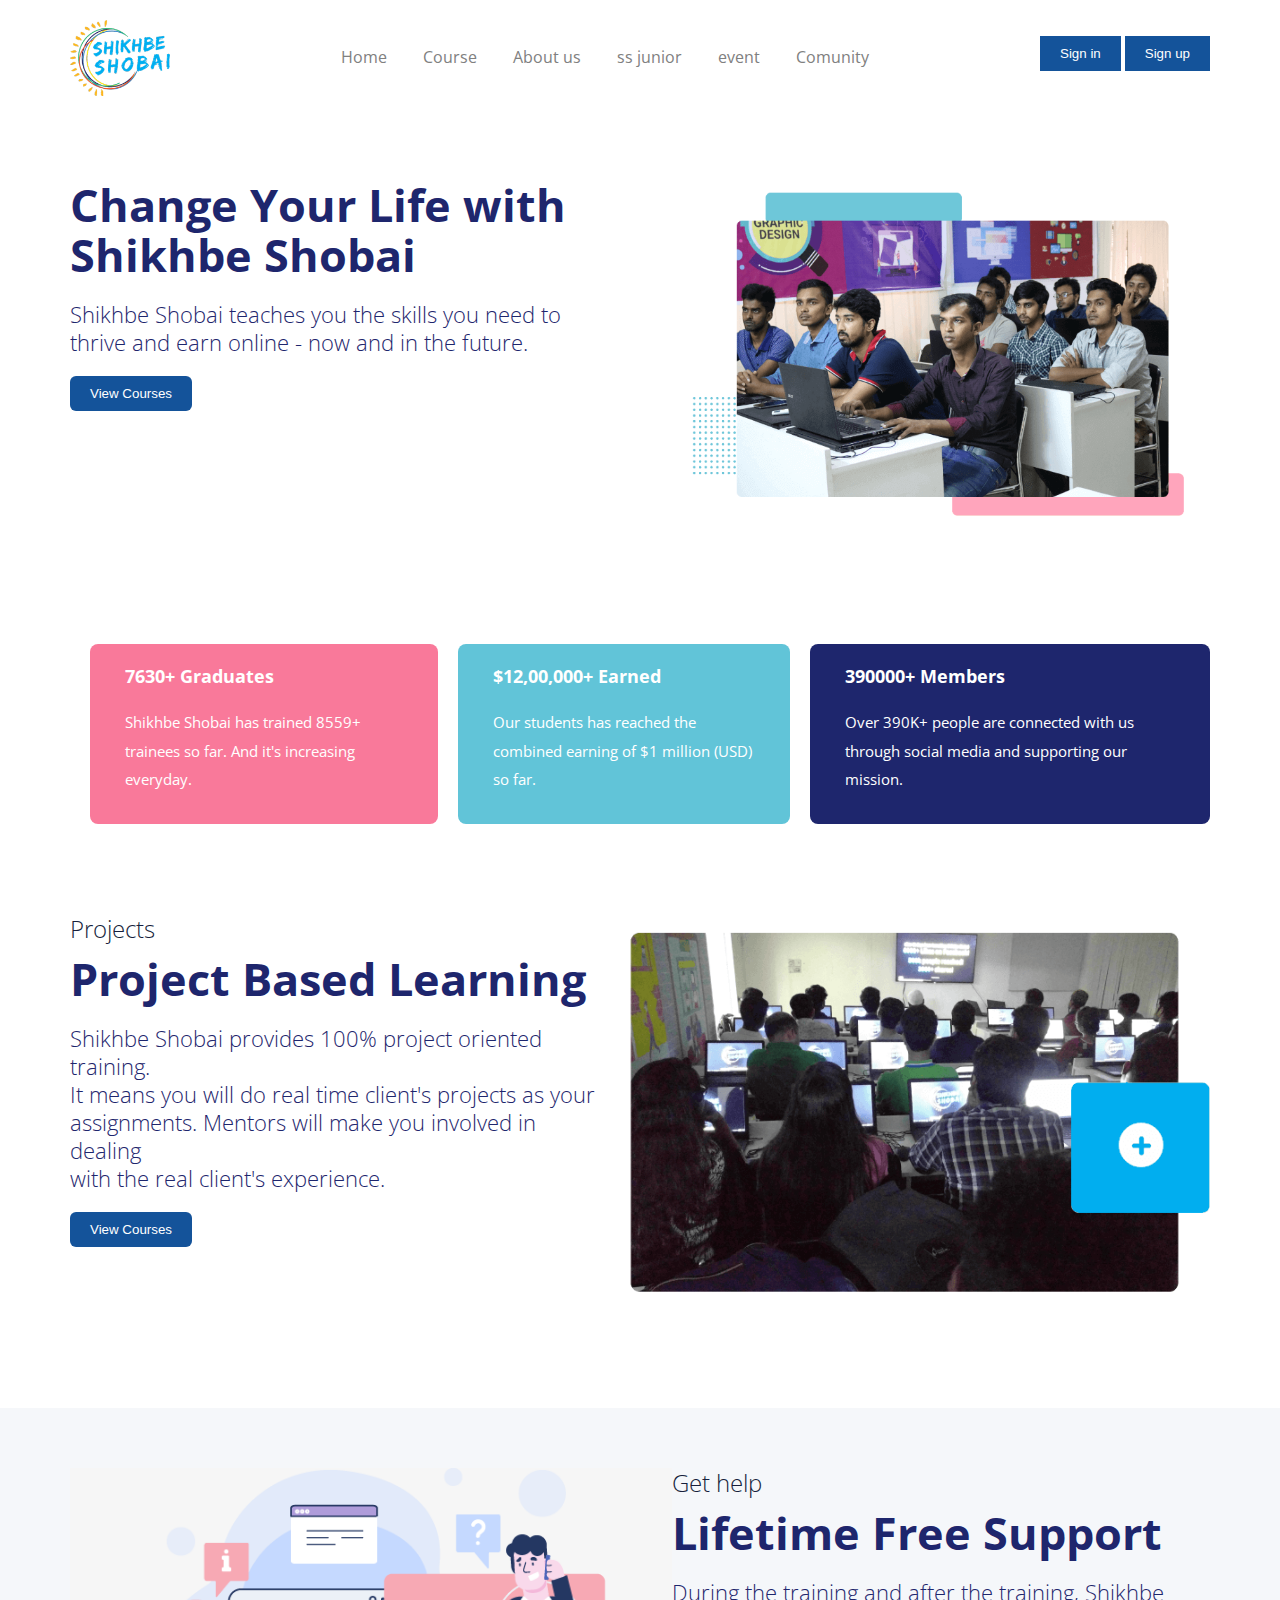
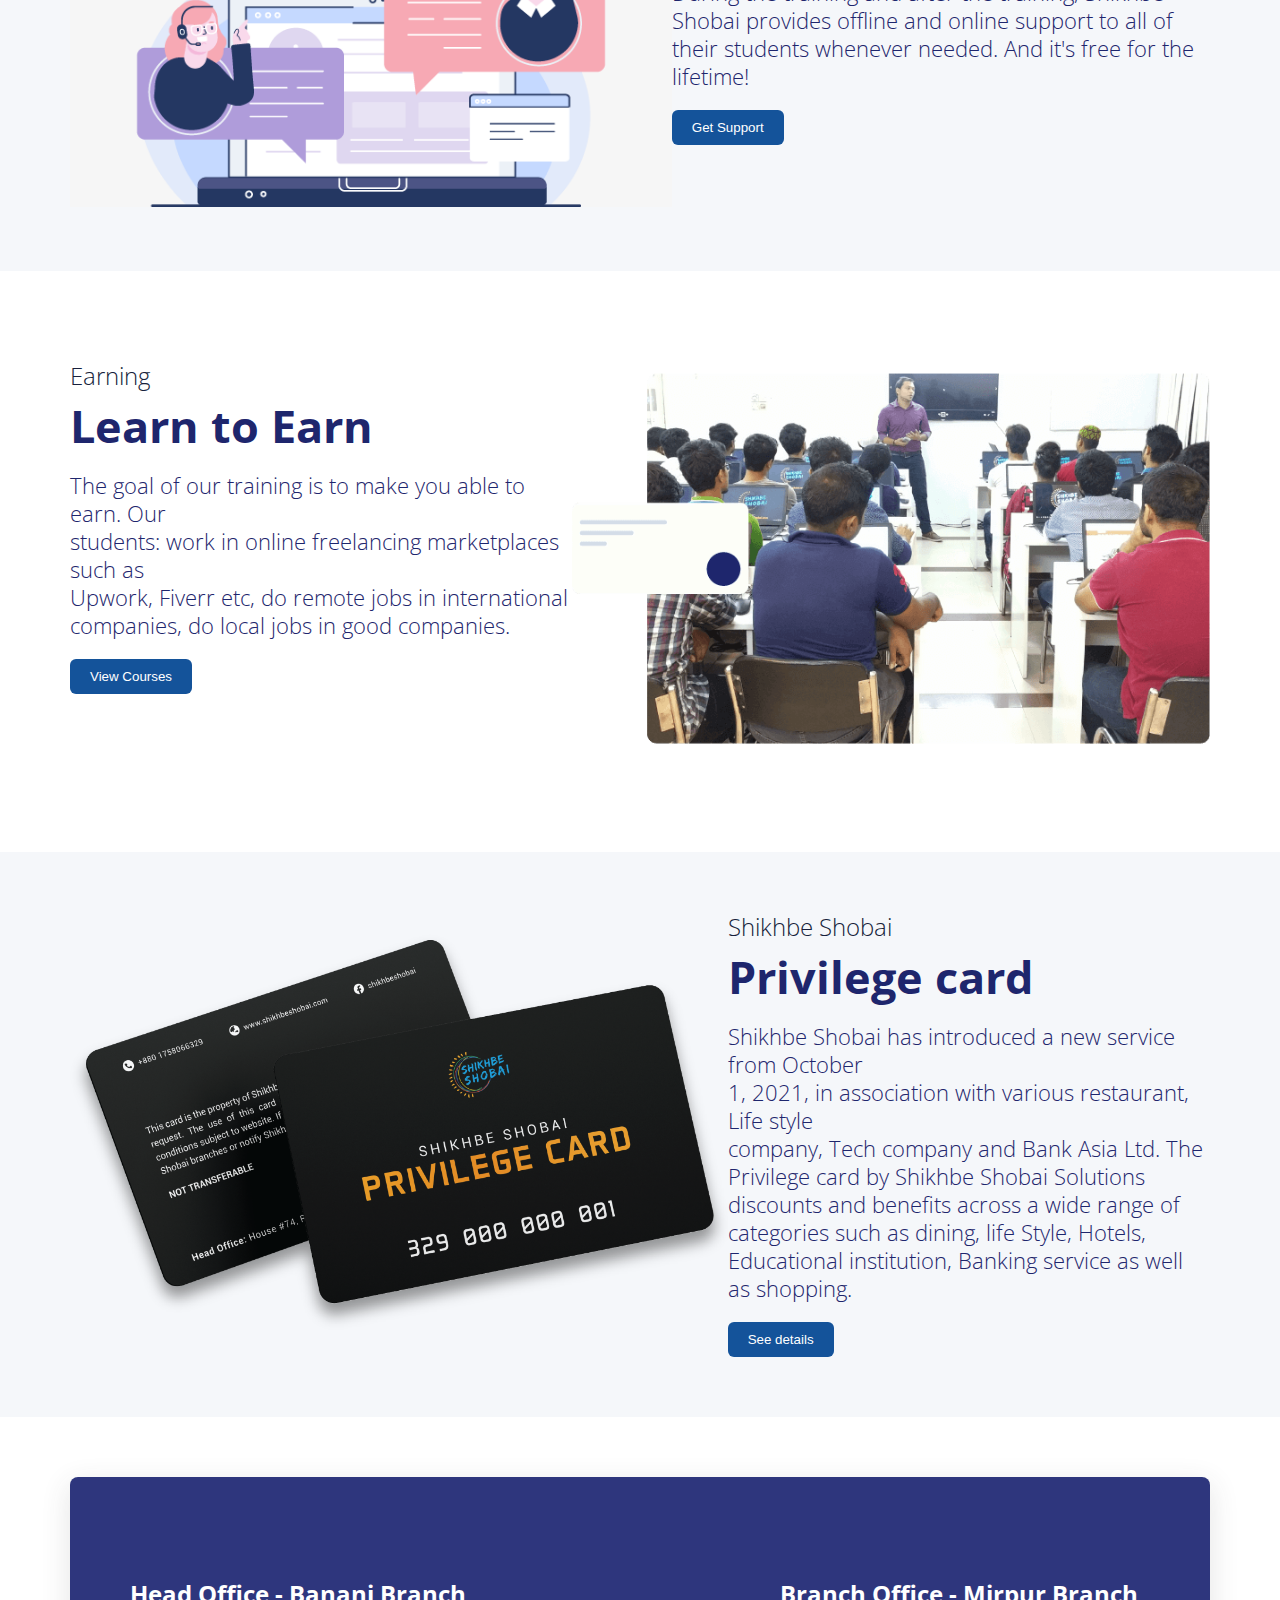
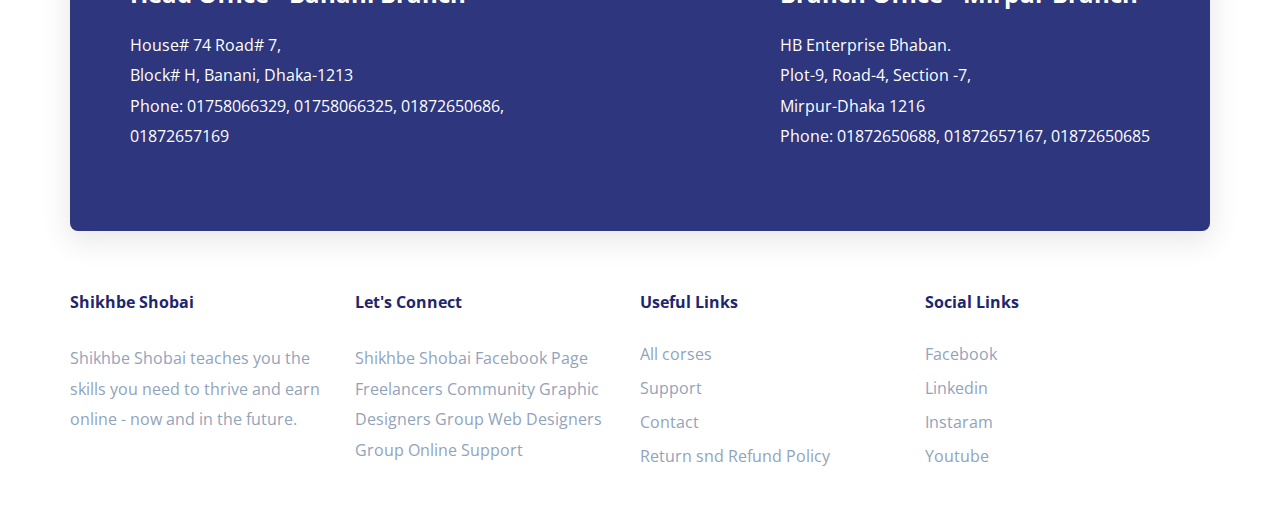
<file: index.html>
<!DOCTYPE html>
<html>
<head>
	<meta charset="utf-8">
	<meta name="viewport" content="width=device-width, initial-scale=1">
	<link rel="preconnect" href="https://fonts.googleapis.com">
<link rel="preconnect" href="https://fonts.gstatic.com" crossorigin>
<link href="https://fonts.googleapis.com/css2?family=Open+Sans:ital,wght@0,300;0,400;0,500;0,600;0,700;1,300;1,400;1,500;1,600;1,700&display=swap" rel="stylesheet">

	<link rel="stylesheet" type="text/css" href="css/style.css">
	<title>
		Shikhbe Shobai
	</title>
</head>
<body>


	<div class="header">

		<div class="container">
			
			<div class="navbar">
				
			<div class="logo"> <img src="img/logo.png" width="100px;"></div>
			<div class="menu">
				
				<ul>
					<li> <a href="#">Home</a></li>
					<li> <a href="#">Course</a></li>
					<li> <a href="about.html">About us</a></li>
					<li> <a href="#">ss junior</a></li>
					<li> <a href="#">event</a></li>
					<li> <a href="#">Comunity</a></li>

				</ul>
			</div>
			<div class="btn">
				<button> Sign in</button>
				<button>Sign up</button>

			</div>

			</div>
		</div>

	</div>

	<div class="banner">
		<div class="container">
			
<div class="banner-col">
	
<div class="banner-row">
	<h1>Change Your Life with Shikhbe Shobai</h1>
	<p>Shikhbe Shobai teaches you the skills you need to <br> thrive and earn online - now and in the future.</p>
	<button> View Courses</button>

</div>
<div class="banner-row">
	<img src="img/banner.png">
</div>

</div>

		</div>

	</div>

<div class="block">
	<div class="container">
		<div class="acvm">
			
			<div class="icon-block block-1">
				<h3>7630+ Graduates</h3>
				<p>Shikhbe Shobai has trained 8559+ trainees so far. And it's increasing everyday.</p>
			</div>
			<div class="icon-block block-2">
				<h3> $12,00,000+ Earned</h3>
				<p>Our students has reached the combined earning of $1 million (USD) so far.</p>
			 </div>
			<div class="icon-block block-3">
				<h3>390000+ Members</h3>
				<p>Over 390K+ people are connected with us through social media and supporting our mission.</p>
			</div>

		</div>

	</div>

</div>

<div class="banner">
		<div class="container">
			
<div class="banner-col">
	
<div class="banner-row">


	<span class="subtitle">Projects</span>
	<h1>Project Based Learning</h1>
	<p>Shikhbe Shobai provides 100% project oriented training. <br>It means you will do real time client's projects as your assignments. Mentors will make you involved in dealing <br> with the real client's experience.</p>
	<button> View Courses</button>

</div>
<div class="banner-row">
	<img src="img/banner1.png" width="1200px">
</div>

</div>
</div>
</div>

<div class="banner bg1">
		<div class="container">
			
<div class="banner-col">


	<div class="banner-row">
	<img src="img/Support.png" width="1800px">
</div>

	
<div class="banner-row">


	<span class="subtitle">Get help</span>
	<h1>Lifetime Free Support</h1>
	<p>During the training and after the training, Shikhbe Shobai provides offline and online support to all of their students whenever needed. And it's free for the lifetime!</p>
	<button>Get Support</button>

</div>

</div>
</div>
</div>

<div class="banner bg2">
		<div class="container">
			
<div class="banner-col">
	
<div class="banner-row">


	<span class="subtitle">Earning</span>
	<h1>Learn to Earn</h1>
	<p>The goal of our training is to make you able to earn. Our 
		<br>students: work in online freelancing marketplaces such as <br> Upwork, Fiverr etc, do remote jobs in international companies, do local jobs in good companies.</p>
	<button> View Courses</button>

</div>
<div class="banner-row">
	<img src="img/banner2.png" width="1200px">
</div>

</div>
</div>
</div>


<div class="banner bg1">
		<div class="container">
			
<div class="banner-col">


	<div class="banner-row">
	<img src="img/card.png" width="2000px">
</div>

	
<div class="banner-row">


	<span class="subtitle">Shikhbe Shobai</span>
	<h1>Privilege card</h1>
	<p>Shikhbe Shobai has introduced a new service from October 
		<br>1, 2021, in association with various restaurant, Life style <br>company, Tech company and Bank Asia Ltd. The Privilege card by Shikhbe Shobai Solutions <br>discounts and benefits across a wide range of categories such as dining, life Style, Hotels, Educational institution, Banking service as well as shopping.</p>
	<button>See details</button>

</div>

</div>
</div>
</div>

<div class="contract-info">
	<div class="container">
		
<div class="c-area">
	
	<div class="c-left"> 
		<h2>Head Office - Banani Branch</h2>
		<p>House# 74 Road# 7,<br>
			Block# H, Banani, Dhaka-1213 <br>
			Phone: 01758066329, 01758066325, 01872650686,<br>
 01872657169</p>

	</div>
	<div class="c-right">
		
		<h2>Branch Office - Mirpur Branch</h2>
	<p>HB Enterprise Bhaban.<br>

Plot-9, Road-4, Section -7,<br>

Mirpur-Dhaka 1216<br>

Phone: 01872650688, 01872657167, 01872650685</p>


	</div>

</div>

	</div>
	
</div>

<div class="footer">
	<div class="container">
		
		<div class="footer-row">

			<div class="footer-col">
				<h5>Shikhbe Shobai</h5>
				<p>Shikhbe Shobai teaches you the skills you need to thrive and earn online - now and in the future.</p>
			</div>
			<div class="footer-col">
				<h5>Let's Connect</h5>
				<p>Shikhbe Shobai Facebook Page Freelancers Community Graphic Designers Group Web Designers Group Online Support</p>
			</div>
			<div class="footer-col">
				<h5>Useful Links</h5>
				<ul>
					<li><a href="#">All corses</a></li>
					<li><a href="#">Support</a></li>
					<li><a href="#">Contact</a></li>
					<li><a href="#">Return snd Refund Policy</a></li>
				</ul>

			</div>
			<div class="footer-col">
				<h5>Social Links</h5>
				<ul>
					<li><a href="#">Facebook</a></li>
					<li><a href="#">Linkedin</a></li>
					<li><a href="#">Instaram</a></li>
					<li><a href="#">Youtube</a></li>
				</ul>

			</div>

		</div>

	</div>
</div>

</body>
</html>
</file>
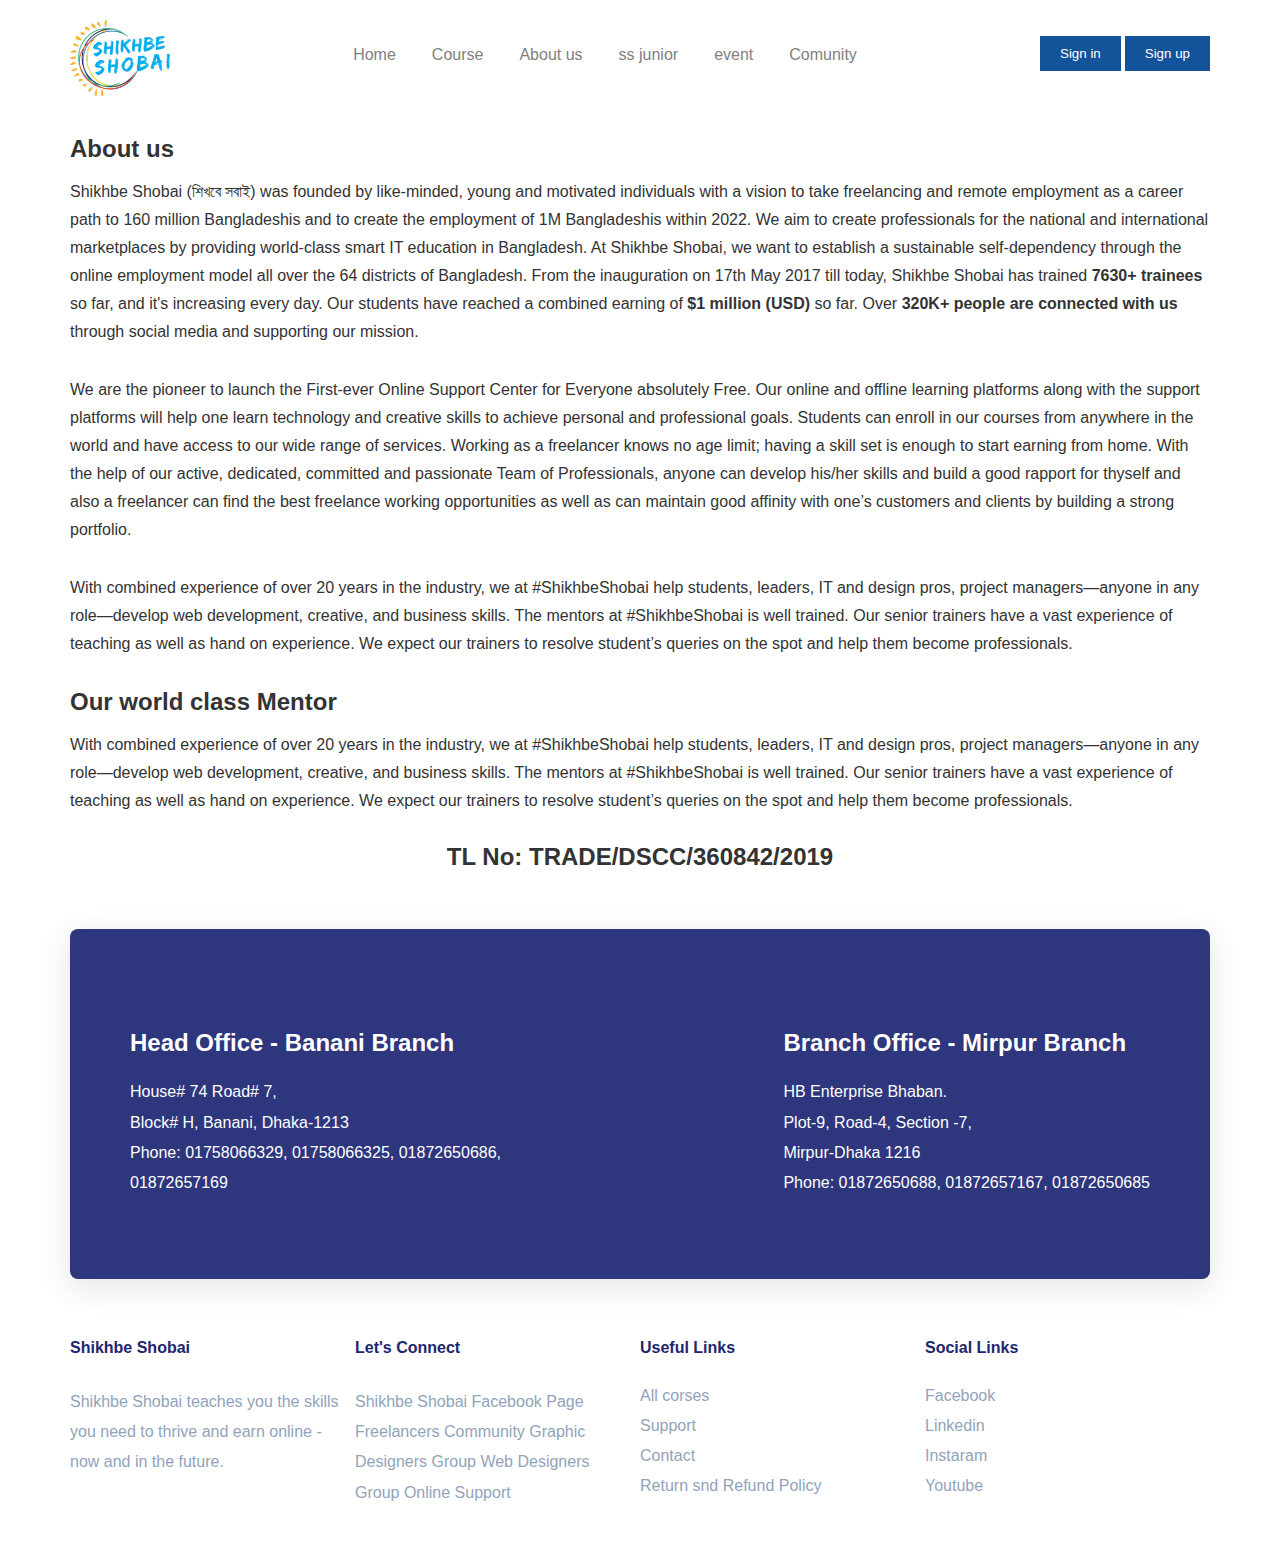
<file: about.html>
<!DOCTYPE html>
<html>
<head>
	<meta charset="utf-8">
	<meta name="viewport" content="width=device-width, initial-scale=1">
	<link rel="stylesheet" type="text/css" href="css/style.css">
	<title>About Us</title>
</head>
<body>
<div class="header">

		<div class="container">
			
			<div class="navbar">
				
			<div class="logo"> <img src="img/logo.png" width="100px;"></div>
			<div class="menu">
				
				<ul>
					<li> <a href="index.html">Home</a></li>
					<li> <a href="#">Course</a></li>
					<li> <a href="about.html">About us</a></li>
					<li> <a href="#">ss junior</a></li>
					<li> <a href="#">event</a></li>
					<li> <a href="#">Comunity</a></li>

				</ul>
			</div>
			<div class="btn">
				<button> Sign in</button>
				<button>Sign up</button>

			</div>

			</div>
		</div>

	</div>

<div class="about">
	<div class="container">
		

<h2>About us</h2>
<p>Shikhbe Shobai (শিখবে সবাই) was founded by like-minded, young and motivated individuals with a vision to take freelancing and remote employment as a career path to 160 million Bangladeshis and to create the employment of 1M Bangladeshis within 2022. We aim to create professionals for the national and international marketplaces by providing world-class smart IT education in Bangladesh. At Shikhbe Shobai, we want to establish a sustainable self-dependency through the online employment model all over the 64 districts of Bangladesh. From the inauguration on 17th May 2017 till today, Shikhbe Shobai has trained <strong>7630+ trainees</strong> so far, and it's increasing every day. Our students have reached a combined earning of <strong>$1 million (USD)</strong> so far. Over <strong>320K+ people are connected with us</strong> through social media and supporting our mission.</p>
<p>
	We are the pioneer to launch the First-ever Online Support Center for Everyone absolutely Free. Our online and offline learning platforms along with the support platforms will help one learn technology and creative skills to achieve personal and professional goals. Students can enroll in our courses from anywhere in the world and have access to our wide range of services. Working as a freelancer knows no age limit; having a skill set is enough to start earning from home. With the help of our active, dedicated, committed and passionate Team of Professionals, anyone can develop his/her skills and build a good rapport for thyself and also a freelancer can find the best freelance working opportunities as well as can maintain good affinity with one’s customers and clients by building a strong portfolio.
</p>

<p>With combined experience of over 20 years in the industry, we at #ShikhbeShobai help students, leaders, IT and design pros, project managers—anyone in any role—develop web development, creative, and business skills. The mentors at #ShikhbeShobai is well trained. Our senior trainers have a vast experience of teaching as well as hand on experience. We expect our trainers to resolve student’s queries on the spot and help them become professionals.
</p>

<h2>Our world class Mentor</h2>
<p>With combined experience of over 20 years in the industry, we at #ShikhbeShobai help students, leaders, IT and design pros, project managers—anyone in any role—develop web development, creative, and business skills. The mentors at #ShikhbeShobai is well trained. Our senior trainers have a vast experience of teaching as well as hand on experience. We expect our trainers to resolve student’s queries on the spot and help them become professionals.

</p>

<h4>TL No: TRADE/DSCC/360842/2019
</h4>

	</div>
</div>



	<div class="contract-info">
	<div class="container">
		
<div class="c-area">
	
	<div class="c-left"> 
		<h2>Head Office - Banani Branch</h2>
		<p>House# 74 Road# 7,<br>
			Block# H, Banani, Dhaka-1213 <br>
			Phone: 01758066329, 01758066325, 01872650686,<br>
 01872657169</p>

	</div>
	<div class="c-right">
		
		<h2>Branch Office - Mirpur Branch</h2>
	<p>HB Enterprise Bhaban.<br>

Plot-9, Road-4, Section -7,<br>

Mirpur-Dhaka 1216<br>

Phone: 01872650688, 01872657167, 01872650685</p>


	</div>

</div>

	</div>
	
</div>

<div class="footer">
	<div class="container">
		
		<div class="footer-row">

			<div class="footer-col">
				<h5>Shikhbe Shobai</h5>
				<p>Shikhbe Shobai teaches you the skills you need to thrive and earn online - now and in the future.</p>
			</div>
			<div class="footer-col">
				<h5>Let's Connect</h5>
				<p>Shikhbe Shobai Facebook Page Freelancers Community Graphic Designers Group Web Designers Group Online Support</p>
			</div>
			<div class="footer-col">
				<h5>Useful Links</h5>
				<ul>
					<li><a href="#">All corses</a></li>
					<li><a href="#">Support</a></li>
					<li><a href="#">Contact</a></li>
					<li><a href="#">Return snd Refund Policy</a></li>
				</ul>

			</div>
			<div class="footer-col">
				<h5>Social Links</h5>
				<ul>
					<li><a href="#">Facebook</a></li>
					<li><a href="#">Linkedin</a></li>
					<li><a href="#">Instaram</a></li>
					<li><a href="#">Youtube</a></li>
				</ul>

			</div>

		</div>

	</div>
</div>

</body>
</html>
</file>
<file: css/style.css>
*{
	margin: 0;
	padding: 0;
	

}

.header{
	width: 100%;
	padding-top: 20px;
	padding-bottom: 20px;
}
.container{
	width: 1140px;
	margin: auto;
}
.navbar{
	display: flex;
	justify-content: space-between;
}
.menu{
	margin-top: 26px;
}
.btn{
	margin-top:16px;
	
}

.menu ul li {
	list-style: none;
	display: inline-block;
	margin-right:16px;
	margin-left: 16px;
}
.menu ul li a{
	font-family: 'Open Sans', sans-serif;
	text-decoration: none;
	color:gray;
}

.menu ul li a:hover{
	color: tomato;
}

.btn button{
  background-color: #14539A;
  border: none;
  padding: 10px 20px;

  color: white;
}
.btn button:hover{
	background-color: #548CFF;
	transition: 0.5s;

}
.banner{
	width: 100%;
	padding: 60px 0px;
}
.banner-col{
	display: flex;
	justify-content: space-between;

}
.banner-row img{
	max-width: 100%;
	height: auto ;
}

.banner-row h1{
	font-family: 'Open Sans', sans-serif;
	font-size: 45px;
    color: #1e266d;
    line-height: 50px;
    font-weight: 700;
}
.banner-row p{
		font-family: 'Open Sans', sans-serif;
	font-size: 22px;
    color: #1e266d;
    line-height: 28px;
    font-weight: 300;
	margin-top: 20px;
}

.banner-row button{
	background-color: #14539A;
  border: none;
  padding: 10px 20px;
  color: white;
  border-radius: 6px;
  margin-top: 20px;
}
.banner-row button:hover{
	background-color: #548CFF;
	transition: 0.5s;

}
.block{
	padding: 30px;
}

.acvm{
	display: flex;
	justify-content: space-between;
	margin-top: 20px;
}

.icon-block{
	font-family: 'Open Sans', sans-serif;
	font-size: 22px;
	border-radius: 8px;
    padding: 20px 15px 10px 15px;
    margin-left: 20px;
}
.block-1{
	background-color:#f9799a ;
}
.block-1 h3{
	font-size: 18px;
	font-weight: 700;
	color: #fff;
	padding-left: 20px;
}
.block-1 p{
	color: #fff;
	font-size: 15px;
	line-height: 1.9;
	font-weight: 400;
	padding: 20px;
}

.block-2{
	background-color:#61c4d8 ;
}
.block-2 h3{
	font-size: 18px;
	font-weight: 700;
	color: #fff;
	padding-left: 20px;
}
.block-2 p{
	color: #fff;
	font-size: 15px;
	line-height: 1.9;
	font-weight: 400;
	padding: 20px;
}
.block-3{
	background-color:#1e266d ;
}
.block-3 h3{
	font-size: 18px;
	font-weight: 700;
	color: #fff;
	padding-left: 20px;
}
.block-3 p{
	color: #fff;
	font-size: 15px;
	line-height: 1.9;
	font-weight: 400;
	padding: 20px;
}
.banner-row span{
	font-family: 'Open Sans', sans-serif;
		color: #171f3c;
    font-size: 24px;
    display: block;
    margin-bottom: 10px;
    line-height: 30px;
    font-weight: 300;
}

.bg1{
	background-color: #f5f7fa;
	margin-top: 30px;
}

.bg2{
	margin-top: 30px;
}

.contract-info{
	margin-top: 60px;
}

.c-area{
		font-family: 'Open Sans', sans-serif;
	display: flex;
	justify-content: space-between;
border-radius: 8px;
    margin-bottom: 60px;
    padding: 100px 60px 80px 60px;
    box-shadow: 0 8px 28px 2px rgb(61 61 61 / 12%);
    background-color: #2e367d;
    color: white;

}
.c-area h2{
	margin-bottom: 20px;
}
.c-right p{
line-height: 1.9;

}
.c-left p{
	line-height: 1.9;
}
.footer{
	font-family: 'Open Sans', sans-serif;
color: #1e266d;
	margin-bottom: 40px;

}
.footer-row{
	display: flex;
	justify-content: space-between;
}

.footer-col{

	width: 25%;
}
.footer-col h5{
	
    font-size: 16px;
    margin-bottom: 30px;
}


.footer-col p{
font-family: 'Open Sans', sans-serif;
line-height: 1.9;
color: #91a3bb;
padding-right: 16px;
}

.footer-col ul li{
	list-style: none;
	margin-bottom: 12px;
}

.footer-col ul li a{
	text-decoration: none;
	color: #91a3bb;

}

.footer-col ul li:hover{
	color: #1e266d;
	margin-left: 8px;
	transition: 0.5s;
}

.about{
	font-family: 'Open Sans', sans-serif;
	color: #333;
}
.about h2{
	margin-top: 15px;
	margin-bottom: 15px;
}
.about p{
	  color: #333;
    font-size: 16px;
    line-height: 28px;
    font-weight: 400;
    margin-bottom: 30px;
    margin-top: 0px;
}
.about h4{
	text-align: center;
	font-family: 'Open Sans', sans-serif;
	font-size: 24px;
    margin-bottom: 10px;
    line-height: 24px;
    font-weight: 700;
}
strong{

}
</file>
